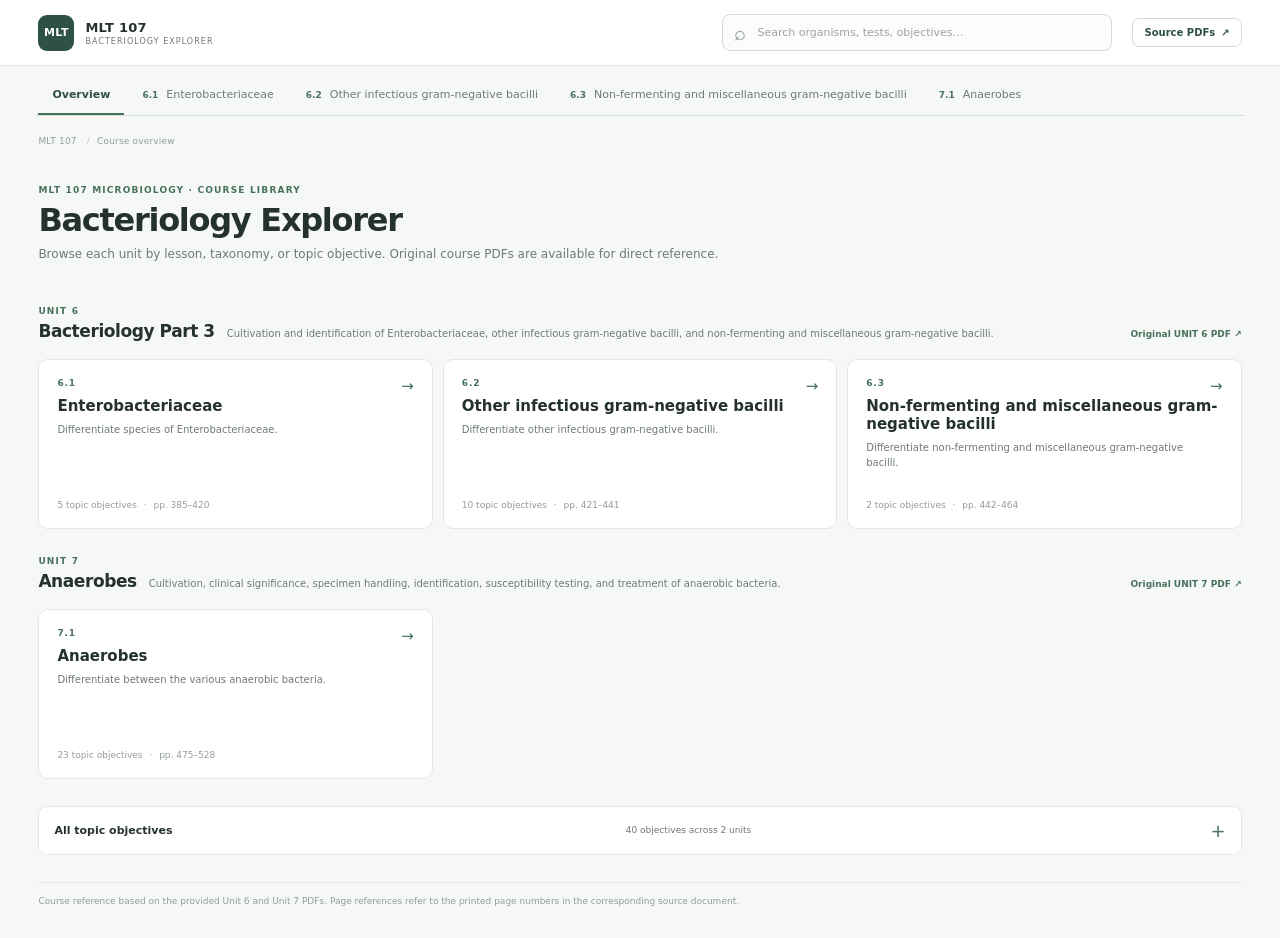
<file: index.html>
<!doctype html>
<html lang="en">
<head>
  <meta charset="utf-8">
  <meta name="viewport" content="width=device-width, initial-scale=1">
  <meta name="description" content="An objective-driven MLT 107 bacteriology reference organized by taxonomy.">
  <title>MLT 107 | Bacteriology Explorer</title>
  <link rel="stylesheet" href="styles.css">
</head>
<body>
  <header class="topbar">
    <a class="brand" href="#home" data-home="true" aria-label="MLT 107 home">
      <span class="brand-mark">MLT</span>
      <span class="brand-copy"><strong>MLT 107</strong><small>BACTERIOLOGY EXPLORER</small></span>
    </a>
    <div class="topbar-tools">
      <label class="search-wrap" for="searchInput">
        <span class="search-icon" aria-hidden="true">⌕</span>
        <input id="searchInput" type="search" placeholder="Search organisms, tests, objectives…" autocomplete="off">
      </label>
      <div id="searchResults" class="search-results" hidden></div>
      <a class="source-link" href="source.html" aria-label="Open original course PDFs">Source PDFs <span aria-hidden="true">↗</span></a>
    </div>
  </header>

  <main class="main-content">
    <nav id="lessonTabs" class="lesson-tabs" aria-label="Course lessons"></nav>
    <div class="breadcrumb" id="breadcrumb">MLT 107 <span>/</span> Unit 6 <span>/</span> Overview</div>
    <section id="contentView" aria-live="polite"></section>
    <footer class="page-footer">Course reference based on the provided Unit 6 and Unit 7 PDFs. Page references refer to the printed page numbers in the corresponding source document.</footer>
  </main>

  <script src="data.js"></script>
  <script src="unit-7-data.js"></script>
  <script src="app.js"></script>
</body>
</html>
</file>
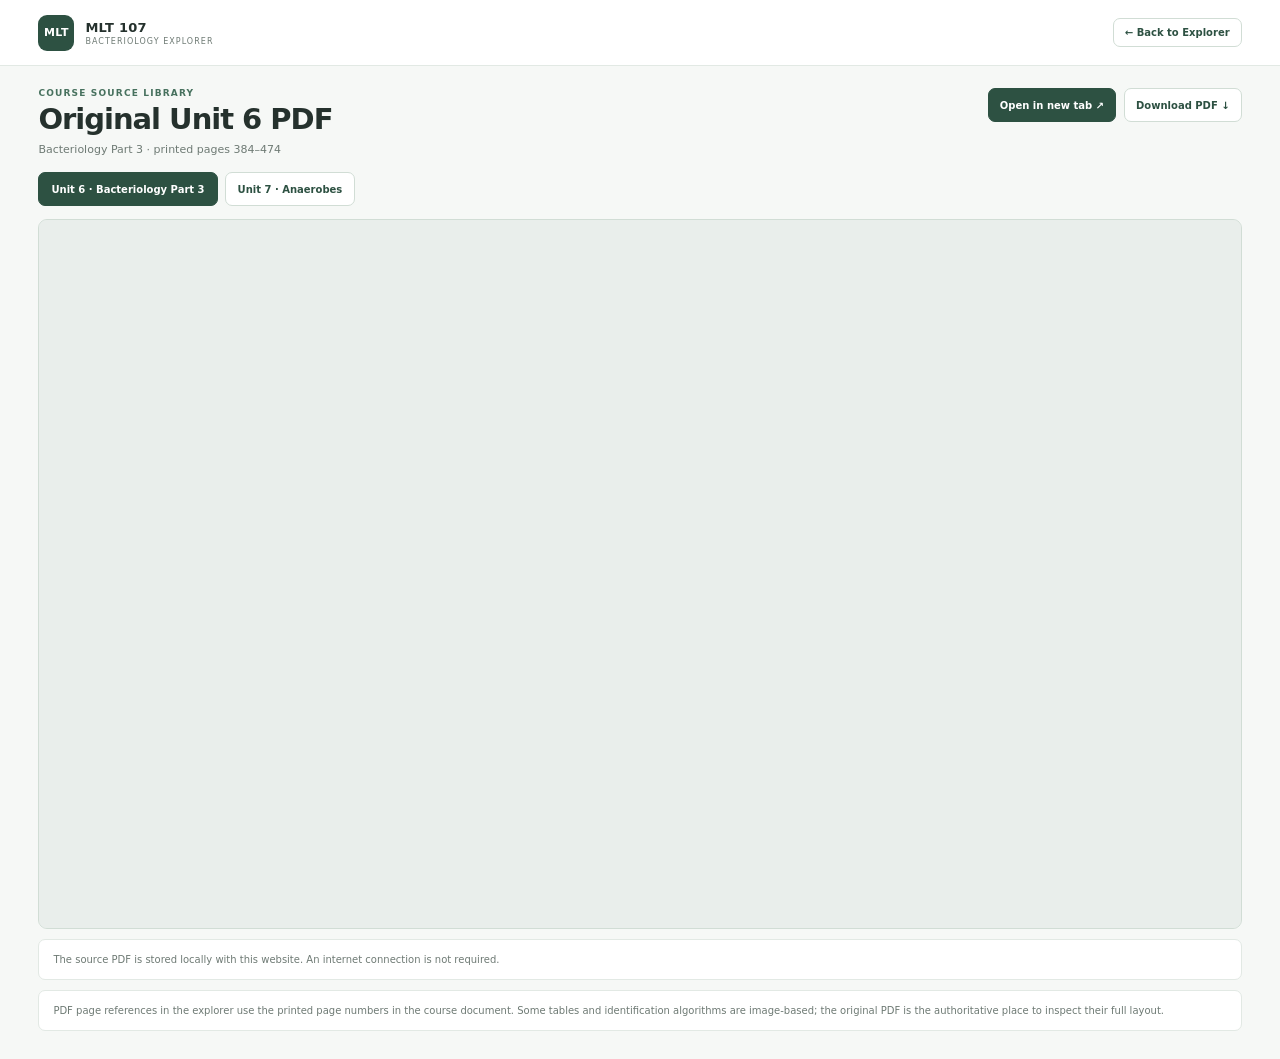
<file: source.html>
<!doctype html>
<html lang="en">
<head>
  <meta charset="utf-8">
  <meta name="viewport" content="width=device-width, initial-scale=1">
  <meta name="description" content="Original MLT 107 course PDFs for Units 6 and 7.">
  <title>MLT 107 | Course Source PDFs</title>
  <link rel="stylesheet" href="styles.css">
</head>
<body>
  <header class="topbar">
    <a class="brand" href="index.html" aria-label="Return to MLT 107 Bacteriology Explorer">
      <span class="brand-mark">MLT</span>
      <span class="brand-copy"><strong>MLT 107</strong><small>BACTERIOLOGY EXPLORER</small></span>
    </a>
    <div class="topbar-tools"><a class="source-link" href="index.html">← Back to Explorer</a></div>
  </header>

  <main class="source-main">
    <div class="source-heading">
      <div>
        <div class="eyebrow-dark">Course source library</div>
        <h1 id="sourceTitle">Original Unit 6 PDF</h1>
        <p id="sourceDescription">Use the source document to check original wording, tables, figures, and printed page numbers.</p>
      </div>
      <div class="source-actions">
        <a id="openPdf" class="source-action primary" href="unit-6-bacteriology-part-3.pdf" target="_blank" rel="noopener">Open in new tab ↗</a>
        <a id="downloadPdf" class="source-action" href="unit-6-bacteriology-part-3.pdf" download>Download PDF ↓</a>
      </div>
    </div>

    <nav class="source-document-tabs" aria-label="Choose original course PDF">
      <a id="unit6Tab" href="source.html?unit=unit-6">Unit 6 · Bacteriology Part 3</a>
      <a id="unit7Tab" href="source.html?unit=unit-7">Unit 7 · Anaerobes</a>
    </nav>

    <div class="source-viewer">
      <iframe id="pdfViewer" src="unit-6-bacteriology-part-3.pdf#view=FitH" title="Original MLT 107 course PDF" loading="eager">
        Your browser cannot display embedded PDFs. Use the Open in new tab or Download PDF links above.
      </iframe>
    </div>
    <div id="pageNote" class="source-fallback">The source PDF is stored locally with this website. An internet connection is not required.</div>
    <div class="source-fallback">PDF page references in the explorer use the printed page numbers in the course document. Some tables and identification algorithms are image-based; the original PDF is the authoritative place to inspect their full layout.</div>
  </main>

  <script>
    (() => {
      const documents = {
        "unit-6": {
          title: "Original Unit 6 PDF",
          description: "Bacteriology Part 3 · printed pages 384–474",
          file: "unit-6-bacteriology-part-3.pdf",
          printedStart: 384
        },
        "unit-7": {
          title: "Original Unit 7 PDF",
          description: "Anaerobes · printed pages 475–528",
          file: "unit-7-anaerobes.pdf",
          printedStart: 475
        }
      };
      const params = new URLSearchParams(window.location.search);
      const id = documents[params.get("unit")] ? params.get("unit") : "unit-6";
      const doc = documents[id];
      const page = Math.max(1, Number.parseInt(params.get("page") || "1", 10) || 1);
      const pdfUrl = `${doc.file}#page=${page}&view=FitH`;

      document.title = `MLT 107 | ${doc.title}`;
      document.getElementById("sourceTitle").textContent = doc.title;
      document.getElementById("sourceDescription").textContent = doc.description;
      document.getElementById("pdfViewer").src = pdfUrl;
      document.getElementById("pdfViewer").title = doc.title;
      document.getElementById("openPdf").href = pdfUrl;
      document.getElementById("downloadPdf").href = doc.file;
      document.getElementById("unit6Tab").classList.toggle("is-active", id === "unit-6");
      document.getElementById("unit7Tab").classList.toggle("is-active", id === "unit-7");
      document.getElementById("unit6Tab").setAttribute("aria-current", id === "unit-6" ? "page" : "false");
      document.getElementById("unit7Tab").setAttribute("aria-current", id === "unit-7" ? "page" : "false");
      const printedPage = page + doc.printedStart - 1;
      document.getElementById("pageNote").textContent = params.has("page")
        ? `Opened at PDF page ${page} (printed page ${printedPage}). The source document is stored locally with this website.`
        : "The source PDF is stored locally with this website. An internet connection is not required.";
    })();
  </script>
</body>
</html>
</file>
<file: styles.css>
:root {
  --ink: #25312d;
  --muted: #6e7a74;
  --muted-light: #929d97;
  --paper: #f6f8f6;
  --panel: #fff;
  --line: #e2e9e4;
  --line-strong: #d1ddd5;
  --green: #47715e;
  --green-dark: #2d5142;
  --green-soft: #edf4ef;
  --gold: #a37c43;
  font-family: Inter, ui-sans-serif, system-ui, -apple-system, BlinkMacSystemFont, "Segoe UI", sans-serif;
  color: var(--ink);
}
* { box-sizing: border-box; }
body { margin: 0; background: var(--paper); color: var(--ink); }
button, input { font: inherit; }
button { cursor: pointer; }

/* Global header */
.topbar {
  height: 66px; padding: 0 clamp(18px, 3vw, 42px); display: flex; align-items: center;
  justify-content: space-between; gap: 24px; background: #fff; border-bottom: 1px solid var(--line);
  position: sticky; top: 0; z-index: 20;
}
.brand { display: flex; align-items: center; gap: 11px; text-decoration: none; color: inherit; flex: 0 0 auto; }
.brand-mark { width: 36px; height: 36px; border-radius: 9px; display: grid; place-items: center; background: var(--green-dark); color: #fff; font-size: 11px; font-weight: 800; letter-spacing: .04em; }
.brand-copy strong { display: block; font-size: 13px; letter-spacing: .02em; }
.brand-copy small { display: block; margin-top: 2px; color: var(--muted); font-size: 8px; letter-spacing: .13em; }
.topbar-tools { position: relative; display: flex; align-items: center; gap: 20px; min-width: 0; }
.search-wrap { width: min(390px, 38vw); height: 37px; display: flex; align-items: center; gap: 9px; padding: 0 11px; border: 1px solid var(--line-strong); border-radius: 8px; background: #fbfcfb; }
.search-icon { color: #84918a; font-size: 20px; line-height: 1; }
.search-wrap input { width: 100%; min-width: 0; outline: 0; border: 0; background: transparent; color: var(--ink); font-size: 11px; }
.search-wrap input::placeholder { color: #9aa59f; }
.source-label { display: flex; align-items: center; gap: 7px; color: var(--muted-light); font-size: 8px; font-weight: 800; letter-spacing: .1em; white-space: nowrap; }
.status-dot { width: 6px; height: 6px; border-radius: 50%; background: #86a38e; }
.search-results { position: absolute; top: 44px; right: 75px; width: min(420px, 80vw); max-height: 420px; overflow: auto; z-index: 30; background: white; border: 1px solid var(--line-strong); border-radius: 9px; box-shadow: 0 12px 32px rgba(25,45,34,.13); }
.search-result { display: block; width: 100%; padding: 10px 13px; text-align: left; border: 0; border-bottom: 1px solid #edf1ee; background: white; }
.search-result:last-child { border-bottom: 0; }
.search-result:hover { background: #f4f8f5; }
.search-result strong, .search-result small { display: block; }
.search-result strong { color: var(--ink); font-size: 11px; line-height: 1.4; }
.search-result small { margin-top: 3px; color: var(--muted); font-size: 9px; text-transform: capitalize; }
.search-empty { padding: 13px; color: var(--muted); font-size: 11px; }

/* Page and lesson navigation */
.main-content { width: min(1380px, 100%); margin: 0 auto; padding: 0 clamp(16px, 3vw, 44px) 30px; }
.lesson-tabs { position: sticky; top: 66px; z-index: 10; display: flex; gap: 4px; margin: 0 -2px 20px; padding: 10px 2px 0; background: var(--paper); border-bottom: 1px solid var(--line-strong); overflow-x: auto; scrollbar-width: thin; }
.lesson-tab { display: inline-flex; align-items: center; gap: 8px; min-height: 39px; padding: 0 14px; color: var(--muted); background: transparent; border: 0; border-bottom: 2px solid transparent; white-space: nowrap; font-size: 11px; }
.lesson-tab:hover { color: var(--green-dark); background: #f0f4f1; }
.lesson-tab.is-active { color: var(--green-dark); border-bottom-color: var(--green); font-weight: 750; }
.tab-code { color: var(--green); font-size: 9px; font-weight: 800; }
.breadcrumb { margin: 0 0 19px; color: var(--muted-light); font-size: 9px; letter-spacing: .02em; }
.breadcrumb span { padding: 0 7px; color: #bec8c1; }
.page-footer { margin-top: 27px; padding-top: 12px; border-top: 1px solid var(--line); color: var(--muted-light); font-size: 9px; line-height: 1.5; }

/* Landing page */
.home-intro { padding: 20px 0 18px; }
.eyebrow-dark { color: var(--green); font-size: 9px; font-weight: 800; letter-spacing: .13em; text-transform: uppercase; }
.home-intro h1, .lesson-header h1 { margin: 7px 0 6px; font-size: clamp(25px, 3vw, 32px); line-height: 1.15; font-weight: 680; letter-spacing: -.04em; }
.home-intro p, .lesson-header p { margin: 0; color: var(--muted); font-size: 12px; line-height: 1.6; }
.home-lessons { display: grid; grid-template-columns: repeat(3, minmax(0, 1fr)); gap: 10px; margin-top: 18px; }
.home-lesson { position: relative; display: flex; flex-direction: column; align-items: flex-start; min-height: 170px; padding: 18px; text-align: left; color: var(--ink); background: white; border: 1px solid var(--line); border-radius: 10px; transition: border-color .15s, transform .15s, box-shadow .15s; }
.home-lesson:hover { border-color: #a9c0b0; box-shadow: 0 8px 22px rgba(32,55,43,.06); transform: translateY(-1px); }
.home-lesson-code { color: var(--green); font-size: 9px; font-weight: 800; letter-spacing: .1em; }
.home-lesson-title { margin-top: 9px; font-size: 15px; font-weight: 750; }
.home-lesson-description { margin-top: 7px; max-width: 330px; color: var(--muted); font-size: 10px; line-height: 1.5; }
.home-lesson-meta { margin-top: auto; padding-top: 15px; color: var(--muted-light); font-size: 9px; }
.home-lesson-meta span { padding: 0 4px; }
.home-lesson-arrow { position: absolute; right: 18px; top: 17px; color: var(--green); font-size: 15px; }
.all-objectives-drawer, .objective-drawer { margin-top: 15px; border: 1px solid var(--line); border-radius: 9px; background: #fff; overflow: hidden; }
.all-objectives-drawer > summary, .objective-drawer > summary { display: flex; justify-content: space-between; align-items: center; gap: 15px; padding: 13px 15px; list-style: none; cursor: pointer; }
.all-objectives-drawer > summary::-webkit-details-marker, .objective-drawer > summary::-webkit-details-marker { display: none; }
.all-objectives-drawer > summary::after, .objective-drawer > summary::after { content: "+"; color: var(--green); font-size: 18px; margin-left: 6px; }
.all-objectives-drawer[open] > summary::after, .objective-drawer[open] > summary::after { content: "−"; }
.all-objectives-drawer > summary strong, .objective-drawer > summary strong { display: block; font-size: 11px; }
.all-objectives-drawer > summary > span, .objective-drawer > summary > span { color: var(--muted); font-size: 9px; }
.objective-drawer > summary small { display: block; margin-top: 3px; color: var(--muted); font-size: 9px; font-weight: 400; }
.objective-list { border-top: 1px solid var(--line); }
.objective-row { display: grid; grid-template-columns: 54px minmax(0, 1fr) 15px; align-items: center; gap: 10px; width: 100%; padding: 11px 15px; text-align: left; color: var(--ink); background: white; border: 0; border-bottom: 1px solid #edf1ee; }
.objective-row:last-child { border-bottom: 0; }
.objective-row:hover { background: #f7faf8; }
.objective-code { color: var(--green); font-size: 9px; font-weight: 800; white-space: nowrap; }
.objective-row > span:nth-child(2) { font-size: 10px; line-height: 1.45; }
.objective-row > span:nth-child(2) small { display: block; margin-bottom: 2px; color: var(--muted); font-size: 9px; }
.objective-arrow { color: #8ea195; font-size: 16px; text-align: right; }

/* Lesson header and objectives */
.lesson-header { margin: 4px 0 17px; }
.lesson-title-row { display: flex; align-items: flex-start; justify-content: space-between; gap: 20px; }
.lesson-title-row > div { min-width: 0; }
.lesson-header h1 { font-size: clamp(24px, 2.8vw, 30px); }
.lesson-header p { max-width: 780px; }
.page-range { flex: 0 0 auto; padding: 7px 10px; border-left: 1px solid var(--line-strong); color: var(--muted-light); font-size: 8px; line-height: 1.5; text-transform: uppercase; letter-spacing: .07em; }
.page-range strong { color: var(--muted); font-size: 10px; letter-spacing: 0; }
.objective-count { color: var(--muted-light); font-size: 9px; white-space: nowrap; }

/* Taxonomy + inspector */
.explorer-layout { display: grid; grid-template-columns: minmax(285px, .78fr) minmax(0, 1.35fr); gap: 13px; align-items: start; margin-top: 14px; }
.taxonomy-panel, .detail-panel, .objective-results { min-width: 0; background: white; border: 1px solid var(--line); border-radius: 10px; }
.panel-heading { padding: 14px 15px 12px; border-bottom: 1px solid var(--line); }
.panel-heading h2 { margin: 0; font-size: 12px; }
.panel-heading p { margin: 4px 0 0; color: var(--muted); font-size: 9px; line-height: 1.45; }
.taxonomy-scroll { max-height: min(68vh, 690px); overflow: auto; padding: 10px 12px 15px; overscroll-behavior: contain; }
.taxonomy-tree { min-width: 0; }
.tree-branch { position: relative; }
.tree-children { position: relative; margin: 2px 0 4px 15px; padding: 2px 0 2px 15px; border-left: 1px solid #dce6df; }
.tree-root-label { display: flex; flex-direction: column; gap: 2px; padding: 8px 10px 9px; margin-bottom: 7px; background: #f1f6f2; border: 1px solid #dce8df; border-radius: 7px; }
.tree-root-label .tree-name { font-size: 11px; font-weight: 750; }
.root-children { margin-left: 15px; }
.tree-row { position: relative; display: flex; align-items: stretch; gap: 4px; min-width: 0; padding: 2px 0; }
.tree-row::before { content: ""; position: absolute; left: -15px; top: 50%; width: 12px; border-top: 1px solid #dce6df; }
.tree-toggle { flex: 0 0 24px; width: 24px; min-height: 39px; border: 0; border-radius: 5px; background: transparent; color: #7d9184; font-size: 17px; line-height: 1; }
.tree-toggle:hover { background: #f0f5f1; color: var(--green-dark); }
.tree-toggle.is-leaf, .tree-toggle:disabled { color: #bdc8c0; cursor: default; font-size: 11px; }
.tree-select { display: grid; grid-template-columns: minmax(0, 1fr) auto auto; align-items: center; column-gap: 8px; row-gap: 2px; flex: 1; min-width: 0; padding: 7px 9px; text-align: left; border: 1px solid transparent; border-radius: 6px; background: transparent; color: var(--ink); }
.tree-select:hover { background: #f7faf8; border-color: #e8efea; }
.tree-select.is-selected { background: var(--green-soft); border-color: #cfdfd3; }
.tree-rank { grid-column: 1 / -1; color: var(--muted-light); font-size: 8px; font-weight: 800; text-transform: uppercase; letter-spacing: .08em; }
.tree-name { min-width: 0; overflow-wrap: anywhere; font-size: 10px; line-height: 1.35; font-weight: 670; }
.tree-count { color: #9ba9a0; font-size: 8px; }
.pending-label { color: #9b8053; font-size: 8px; white-space: nowrap; }
.map-footer { display: flex; flex-wrap: wrap; gap: 12px; padding: 10px 14px; border-top: 1px solid var(--line); color: var(--muted-light); font-size: 8px; }
.map-key { display: inline-flex; align-items: center; gap: 5px; }
.map-key i { width: 7px; height: 7px; border-radius: 2px; background: #91ad9a; }
.map-key .key-organism { background: #c4a66b; }
.map-key .key-outline { background: transparent; border: 1px dashed #a58b61; }
.detail-panel { max-height: calc(100vh - 185px); overflow: auto; }
.detail-panel-head { padding: 15px 17px 13px; border-bottom: 1px solid var(--line); }
.detail-kicker { color: var(--green); font-size: 8px; font-weight: 800; letter-spacing: .12em; text-transform: uppercase; }
.detail-panel-head h2 { margin: 5px 0 7px; font-size: 19px; line-height: 1.2; letter-spacing: -.025em; }
.detail-path { display: flex; flex-wrap: wrap; align-items: center; gap: 5px; color: var(--muted-light); font-size: 8px; line-height: 1.5; }
.path-separator { color: #b6c1ba; }
.path-current { color: var(--green-dark); font-weight: 750; }
.detail-meta { display: flex; flex-wrap: wrap; gap: 7px 14px; margin-top: 9px; color: var(--muted-light); font-size: 8px; }
.detail-source-content { padding: 8px 12px 13px; }
.detail-section { margin: 6px 0; border: 1px solid #e8eee9; border-radius: 7px; background: #fff; overflow: hidden; }
.detail-section > summary, .shared-group > summary, .objective-entry > summary { display: flex; align-items: center; gap: 10px; min-width: 0; padding: 10px 11px; cursor: pointer; list-style: none; }
.detail-section > summary::-webkit-details-marker, .shared-group > summary::-webkit-details-marker, .objective-entry > summary::-webkit-details-marker { display: none; }
.detail-section > summary::after, .shared-group > summary::after, .objective-entry > summary::after { content: "+"; order: 3; margin-left: auto; color: var(--green); font-size: 15px; }
.detail-section[open] > summary::after, .shared-group[open] > summary::after, .objective-entry[open] > summary::after { content: "−"; }
.section-title { min-width: 0; color: var(--ink); font-size: 10px; font-weight: 700; line-height: 1.4; }
.section-meta { flex: 0 0 auto; color: var(--muted-light); font-size: 8px; white-space: nowrap; }
.section-body { padding: 0 13px 11px; border-top: 1px solid #eef2ef; }
.section-body ul { margin: 9px 0 0; padding-left: 17px; }
.section-body li { padding: 3px 0; color: #4d5a54; font-size: 10px; line-height: 1.55; }
.section-body li::marker { color: #8da393; }
.section-body li ul { margin: 2px 0; }
.shared-context-wrap { padding: 0 12px 12px; }
.subsection-label { margin: 5px 0 7px; color: var(--muted-light); font-size: 8px; font-weight: 800; letter-spacing: .1em; text-transform: uppercase; }
.shared-group { margin: 6px 0; border: 1px solid var(--line); border-radius: 7px; background: #fafcfb; }
.shared-group > summary { font-size: 9px; color: var(--muted); }
.shared-group > summary > span:first-child { min-width: 0; font-weight: 650; }
.shared-group-content { padding: 0 8px 7px; }
.shared-group-content .detail-section { margin: 5px 0; background: white; }
.outline-notice { margin: 12px 14px; padding: 10px 11px; border-radius: 7px; background: #faf7f0; color: #7d6844; font-size: 10px; line-height: 1.5; }
.empty-state { padding: 24px 18px; color: var(--muted); text-align: center; font-size: 10px; line-height: 1.6; }
.empty-state strong { display: block; margin-bottom: 4px; color: var(--ink); font-size: 12px; }

/* Objective-linked reading view */
.objective-page-header { padding: 5px 0 8px; }
.objective-page-header h1 { margin-top: 8px; }
.objective-results { overflow: hidden; }
.results-heading { display: flex; align-items: center; justify-content: space-between; padding: 12px 15px; border-bottom: 1px solid var(--line); }
.results-heading strong { font-size: 11px; }
.results-heading span { color: var(--muted-light); font-size: 9px; }
.objective-entry { border-bottom: 1px solid #edf1ee; }
.objective-entry:last-child { border-bottom: 0; }
.objective-entry > summary { padding: 12px 15px; }
.entry-rank { flex: 0 0 58px; color: var(--muted-light); font-size: 8px; text-transform: uppercase; }
.entry-name { min-width: 0; font-size: 10px; font-weight: 700; }
.objective-entry-content { padding: 0 14px 14px; }
.objective-entry-content .detail-section { margin: 5px 0; }
.text-link { margin-top: 8px; padding: 3px 0; border: 0; background: transparent; color: var(--green); font-size: 9px; font-weight: 700; }
.muted-copy { color: var(--muted); font-size: 10px; }

button:focus-visible, input:focus-visible, summary:focus-visible { outline: 2px solid #6e9a7d; outline-offset: 2px; }

@media (max-width: 900px) {
  .explorer-layout { grid-template-columns: minmax(250px, .8fr) minmax(0, 1.2fr); }
  .home-lessons { grid-template-columns: 1fr; }
}
@media (max-width: 720px) {
  .topbar { height: auto; min-height: 62px; align-items: center; padding: 10px 14px; gap: 10px; }
  .brand-mark { width: 33px; height: 33px; }
  .brand-copy small { font-size: 7px; }
  .topbar-tools { flex: 1; justify-content: flex-end; }
  .source-label { display: none; }
  .search-wrap { width: min(260px, 47vw); height: 35px; }
  .search-results { right: 0; top: 42px; }
  .main-content { padding: 0 13px 24px; }
  .lesson-tabs { top: 62px; margin-bottom: 15px; }
  .lesson-tab { padding: 0 10px; font-size: 10px; }
  .breadcrumb { margin-bottom: 14px; }
  .lesson-title-row { display: block; }
  .page-range { display: inline-block; margin-top: 10px; padding: 4px 0 4px 9px; }
  .explorer-layout { grid-template-columns: minmax(0, 1fr); }
  .taxonomy-scroll { max-height: 420px; }
  .detail-panel { max-height: none; overflow: visible; }
  .home-lesson { min-height: 145px; }
}
@media (prefers-reduced-motion: reduce) {
  *, *::before, *::after { scroll-behavior: auto !important; transition: none !important; }
}


/* Original course PDF reference page */
.source-link {
  display: inline-flex; align-items: center; gap: 6px; flex: 0 0 auto;
  padding: 8px 11px; border: 1px solid var(--line-strong); border-radius: 7px;
  background: #fff; color: var(--green-dark); text-decoration: none;
  font-size: 10px; font-weight: 700; white-space: nowrap;
}
.source-link:hover { background: var(--green-soft); border-color: #b9cdbf; }
.source-main { width: min(1380px, 100%); margin: 0 auto; padding: 22px clamp(16px, 3vw, 44px) 28px; }
.source-heading { display: flex; align-items: flex-start; justify-content: space-between; gap: 18px; margin-bottom: 14px; }
.source-heading h1 { margin: 4px 0 5px; font-size: clamp(22px, 2.7vw, 29px); letter-spacing: -.035em; }
.source-heading p { margin: 0; color: var(--muted); font-size: 11px; line-height: 1.55; }
.source-actions { display: flex; flex-wrap: wrap; gap: 8px; flex: 0 0 auto; }
.source-action { display: inline-flex; align-items: center; justify-content: center; min-height: 34px; padding: 0 11px; border: 1px solid var(--line-strong); border-radius: 7px; background: #fff; color: var(--green-dark); text-decoration: none; font-size: 10px; font-weight: 700; }
.source-action.primary { background: var(--green-dark); border-color: var(--green-dark); color: #fff; }
.source-viewer { width: 100%; height: calc(100vh - 190px); min-height: 560px; overflow: hidden; border: 1px solid var(--line-strong); border-radius: 9px; background: #e9eeeb; }
.source-viewer iframe { display: block; width: 100%; height: 100%; border: 0; background: #e9eeeb; }
.source-fallback { padding: 12px 14px; margin-top: 10px; background: #fff; border: 1px solid var(--line); border-radius: 7px; color: var(--muted); font-size: 10px; line-height: 1.5; }
@media (max-width: 720px) {
  .source-link { padding: 7px 9px; font-size: 9px; }
  .source-main { padding: 17px 13px 22px; }
  .source-heading { display: block; }
  .source-actions { margin-top: 12px; }
  .source-viewer { height: 72vh; min-height: 440px; }
}

/* Multi-unit course overview and source cross-references */
.unit-home-block { margin: 24px 0 27px; }
.unit-home-heading { display: flex; align-items: baseline; flex-wrap: wrap; gap: 5px 12px; margin-bottom: 10px; }
.unit-home-heading .eyebrow-dark { flex: 0 0 100%; }
.unit-home-heading h2 { margin: 0; font-size: 17px; font-weight: 700; letter-spacing: -.025em; }
.unit-home-heading p { flex: 1 1 340px; margin: 0; color: var(--muted); font-size: 10px; line-height: 1.5; }
.unit-source-link { flex: 0 0 auto; color: var(--green); text-decoration: none; font-size: 9px; font-weight: 750; white-space: nowrap; }
.unit-source-link:hover, .source-inline-link:hover { text-decoration: underline; }
.source-inline-link { display: inline-block; margin-top: 8px; color: var(--green); text-decoration: none; font-size: 9px; font-weight: 700; }
.source-document-tabs { display: flex; flex-wrap: wrap; gap: 7px; margin: 0 0 13px; }
.source-document-tabs a { display: inline-flex; align-items: center; min-height: 34px; padding: 0 12px; border: 1px solid var(--line-strong); border-radius: 7px; background: #fff; color: var(--green-dark); text-decoration: none; font-size: 10px; font-weight: 700; }
.source-document-tabs a.is-active { border-color: var(--green-dark); background: var(--green-dark); color: white; }
@media (max-width: 720px) {
  .unit-home-heading { display: block; }
  .unit-home-heading h2 { margin: 2px 0 5px; }
  .unit-source-link { display: inline-block; margin-top: 7px; }
}
</file>
